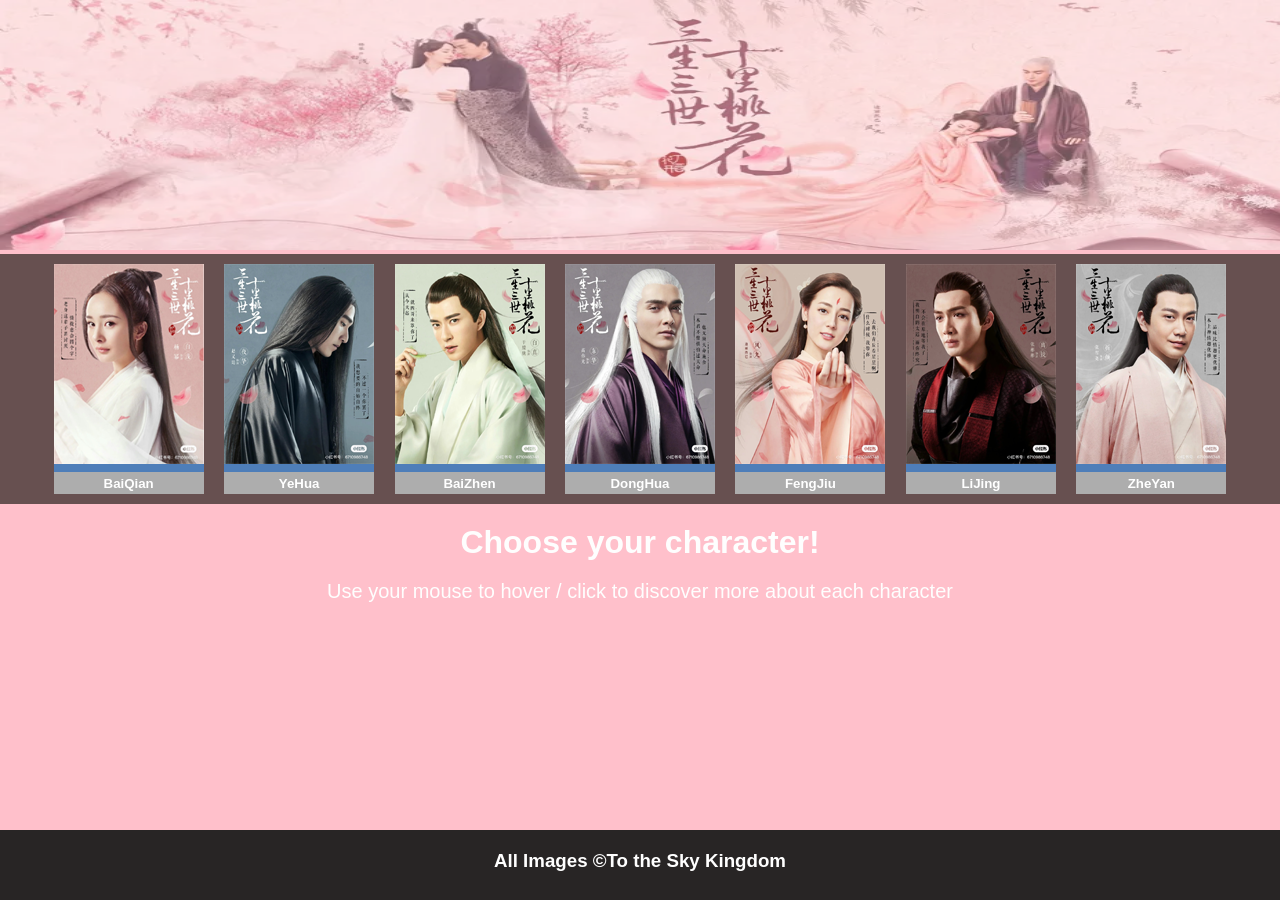
<file: case-study/CSS-Selection-and-Styles-main/index.html>
<!DOCTYPE html>
<html lang="en">

<head>
    <meta charset="UTF-8">
    <meta http-equiv="X-UA-Compatible" content="IE=edge">
    <meta name="viewport" content="width=device-width, initial-scale=1.0">
    <link rel="stylesheet" href="css/main.css">
    <title>To the Sky Kingdom</title>
</head>

<body>
    <header>
        <h1 class="hidden">cast</h1>
        <img src="images//headerbgi.webp" alt="header image" id="header_image">
    </header>

    <main>
        <nav id="character_nav">
            <ul class="characters">
                <li>
                    <a href="#lightbox">
                        <div class="fairy" id="baiqian"></div>
                        <div class="blue_bumper"></div>
                        <h5>BaiQian</h5>
                    </a>
                </li>

                <li>
                    <a href="#lightbox2">
                        <div class="fairy" id="yehua"></div>
                        <div class="blue_bumper"></div>
                        <h5>YeHua</h5>
                    </a>
                </li>

                <li>
                    <a href="#lightbox3">
                        <div class="fairy" id="baizhen"></div>
                        <div class="blue_bumper"></div>
                        <h5>BaiZhen</h5>
                    </a>
                </li>

                <li>
                    <a href="#lightbox4">
                        <div class="fairy" id="donghua"></div>
                        <div class="blue_bumper"></div>
                        <h5>DongHua</h5>
                    </a>
                </li>

                <li>
                    <a href="#lightbox5">
                        <div class="fairy" id="fengjiu"></div>
                        <div class="blue_bumper"></div>
                        <h5>FengJiu</h5>
                    </a>
                </li>

                <li>
                    <a href="#lightbox6">
                        <div class="fairy" id="lijing"></div>
                        <div class="blue_bumper"></div>
                        <h5>LiJing</h5>
                    </a>
                </li>

                <li>
                    <a href="#lightbox7">
                        <div class="fairy" id="zheyan"></div>
                        <div class="blue_bumper"></div>
                        <h5>ZheYan</h5>
                    </a>
                </li>
            </ul>
        </nav>

        <article>
            <h3>Choose your character!</h3>
            <p>Use your mouse to hover / click to discover more about each character</p>
        </article>
    </main>

    <footer class="sticky_footer">
        <h3>All Images &copy;To the Sky Kingdom</h3>
    </footer>

    <!-- lightbox goes here -->
    <section class="lightbox" id="lightbox">
        <!-- close button -->
        <a href="" class="lightbox_close">x</a>

        <article>
            <h3 class="lb_heading">BaiQian</h3>

            <p class="lb_text">
                Lorem ipsum dolor sit amet consectetur adipisicing elit. Optio distinctio praesentium numquam quo
                quisquam sit vitae sed possimus animi harum nihil eum, ut rem sint. Omnis id natus asperiores
                blanditiis!
            </p>

            <p class="lb_text">
                Lorem ipsum dolor sit amet consectetur adipisicing elit. Expedita ratione eos blanditiis? Recusandae
                doloremque laboriosam sit, maiores dolore soluta quia natus minus est omnis blanditiis obcaecati
                consequuntur nemo aliquid laborum.
            </p>
        </article>
    </section>

    <section class="lightbox" id="lightbox2">
        <!-- close button -->
        <a href="" class="lightbox_close">x</a>

        <article>
            <h3 class="lb_heading">YeHua</h3>

            <p class="lb_text">
                Lorem ipsum dolor sit amet consectetur adipisicing elit. Optio distinctio praesentium numquam quo
                quisquam sit vitae sed possimus animi harum nihil eum, ut rem sint. Omnis id natus asperiores
                blanditiis!
            </p>

            <p class="lb_text">
                Lorem ipsum dolor sit amet consectetur adipisicing elit. Expedita ratione eos blanditiis? Recusandae
                doloremque laboriosam sit, maiores dolore soluta quia natus minus est omnis blanditiis obcaecati
                consequuntur nemo aliquid laborum.
            </p>
        </article>
    </section>

    <section class="lightbox" id="lightbox3">
        <!-- close button -->
        <a href="" class="lightbox_close">x</a>

        <article>
            <h3 class="lb_heading">BaiZhen</h3>

            <p class="lb_text">
                Lorem ipsum dolor sit amet consectetur adipisicing elit. Optio distinctio praesentium numquam quo
                quisquam sit vitae sed possimus animi harum nihil eum, ut rem sint. Omnis id natus asperiores
                blanditiis!
            </p>

            <p class="lb_text">
                Lorem ipsum dolor sit amet consectetur adipisicing elit. Expedita ratione eos blanditiis? Recusandae
                doloremque laboriosam sit, maiores dolore soluta quia natus minus est omnis blanditiis obcaecati
                consequuntur nemo aliquid laborum.
            </p>
        </article>
    </section>

    <section class="lightbox" id="lightbox4">
        <!-- close button -->
        <a href="" class="lightbox_close">x</a>

        <article>
            <h3 class="lb_heading">DongHua</h3>

            <p class="lb_text">
                Lorem ipsum dolor sit amet consectetur adipisicing elit. Optio distinctio praesentium numquam quo
                quisquam sit vitae sed possimus animi harum nihil eum, ut rem sint. Omnis id natus asperiores
                blanditiis!
            </p>

            <p class="lb_text">
                Lorem ipsum dolor sit amet consectetur adipisicing elit. Expedita ratione eos blanditiis? Recusandae
                doloremque laboriosam sit, maiores dolore soluta quia natus minus est omnis blanditiis obcaecati
                consequuntur nemo aliquid laborum.
            </p>
        </article>
    </section>

    <section class="lightbox" id="lightbox5">
        <!-- close button -->
        <a href="" class="lightbox_close">x</a>

        <article>
            <h3 class="lb_heading">FengJiu</h3>

            <p class="lb_text">
                Lorem ipsum dolor sit amet consectetur adipisicing elit. Optio distinctio praesentium numquam quo
                quisquam sit vitae sed possimus animi harum nihil eum, ut rem sint. Omnis id natus asperiores
                blanditiis!
            </p>

            <p class="lb_text">
                Lorem ipsum dolor sit amet consectetur adipisicing elit. Expedita ratione eos blanditiis? Recusandae
                doloremque laboriosam sit, maiores dolore soluta quia natus minus est omnis blanditiis obcaecati
                consequuntur nemo aliquid laborum.
            </p>
        </article>
    </section>

    <section class="lightbox" id="lightbox6">
        <!-- close button -->
        <a href="" class="lightbox_close">x</a>

        <article>
            <h3 class="lb_heading">LiJing</h3>

            <p class="lb_text">
                Lorem ipsum dolor sit amet consectetur adipisicing elit. Optio distinctio praesentium numquam quo
                quisquam sit vitae sed possimus animi harum nihil eum, ut rem sint. Omnis id natus asperiores
                blanditiis!
            </p>

            <p class="lb_text">
                Lorem ipsum dolor sit amet consectetur adipisicing elit. Expedita ratione eos blanditiis? Recusandae
                doloremque laboriosam sit, maiores dolore soluta quia natus minus est omnis blanditiis obcaecati
                consequuntur nemo aliquid laborum.
            </p>
        </article>
    </section>

    <section class="lightbox" id="lightbox7">
        <!-- close button -->
        <a href="" class="lightbox_close">x</a>

        <article>
            <h3 class="lb_heading">ZheYan</h3>

            <p class="lb_text">
                Lorem ipsum dolor sit amet consectetur adipisicing elit. Optio distinctio praesentium numquam quo
                quisquam sit vitae sed possimus animi harum nihil eum, ut rem sint. Omnis id natus asperiores
                blanditiis!
            </p>

            <p class="lb_text">
                Lorem ipsum dolor sit amet consectetur adipisicing elit. Expedita ratione eos blanditiis? Recusandae
                doloremque laboriosam sit, maiores dolore soluta quia natus minus est omnis blanditiis obcaecati
                consequuntur nemo aliquid laborum.
            </p>
        </article>
    </section>
</body>

</html>
</file>
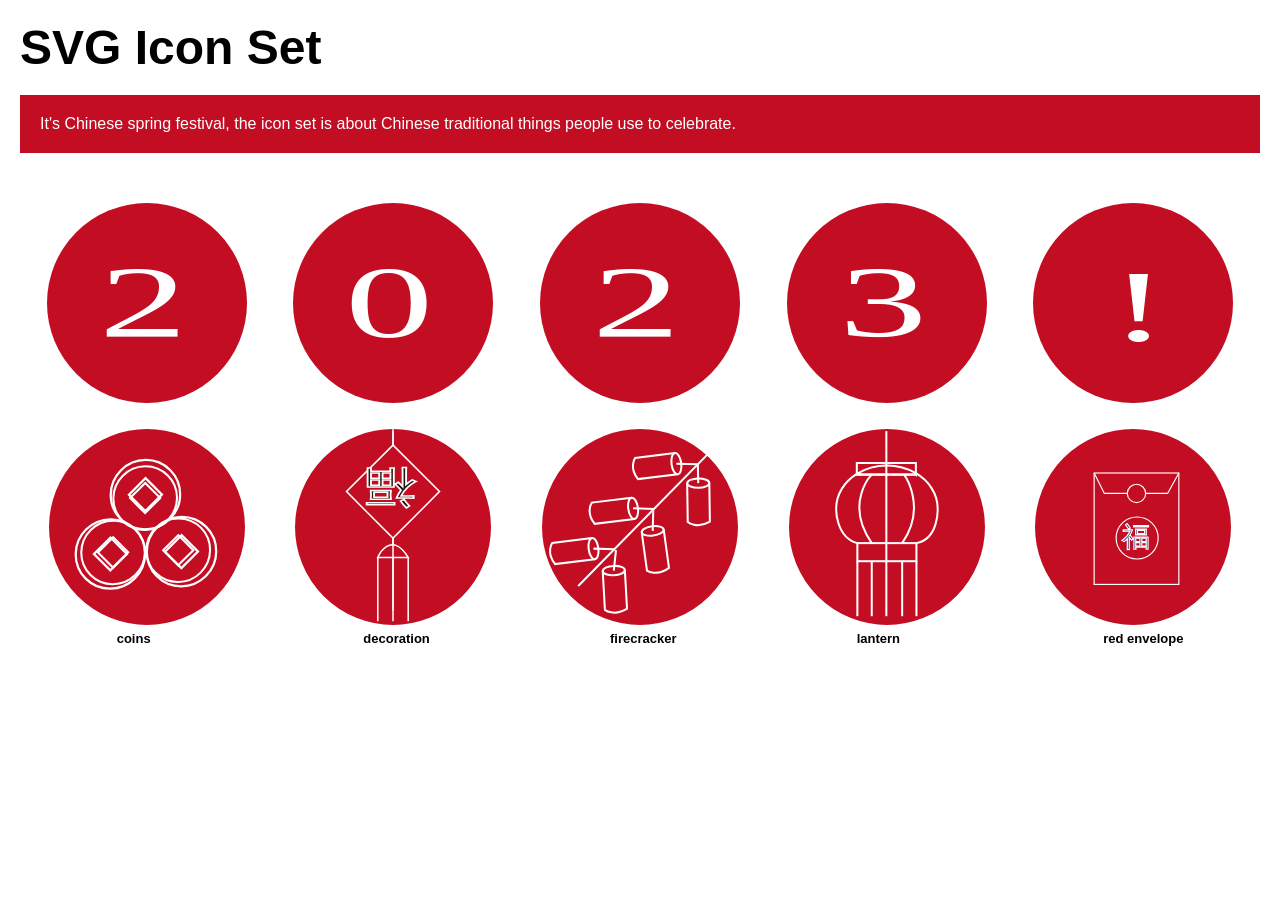
<file: case-study/iconSet/index.html>
<!DOCTYPE html>
<html lang="en">

<head>
    <meta charset="UTF-8">
    <meta http-equiv="X-UA-Compatible" content="IE=edge">
    <meta name="viewport" content="width=device-width, initial-scale=1.0">
    <link rel="stylesheet" href="css/main.css">
    <title>SVG Icon Set</title>
</head>

<body>
    <header>
        <h1>SVG Icon Set</h1>
    </header>

    <section>
        <p>
            <!-- a description of the icon set -->
           It's Chinese spring festival, the icon set is about Chinese traditional things people use to celebrate.
        </p>
    </section>

    <section class="icons2023">
        <div id="two"><img src="images/2.svg" alt="two"></div>
        <div id="zero"><img src="images/0.svg" alt="zero"></div>
        <div id="two_two"><img src="images/2_2.svg" alt="two"></div>
        <div id="three"><img src="images/3.svg" alt="three"></div> 
        <div id="exclamation"><img src="images/exclamation.svg" alt="three"></div> 
        </section>
        <section class="icons">
        <div id="graphic_coins"><img src="images/coins.svg" alt="coins"><h3>coins</h3></div>
        <div id="graphic_decoration"><img src="images/decoration.svg" alt="decoration"><h3>decoration</h3></div>
        <div id="graphic_firecracker"><img src="images/firecracker.svg" alt="firecracker"><h3>firecracker</h3></div>
        <div id="graphic_lantern"><img src="images/lantern.svg" alt="lantern"><h3>lantern</h3></div>
        <div id="graphic_envelope"><img src="images/redenvelope.svg" alt="redenvelope"><h3>red envelope</h3></div>
    </section>

    <footer>
        <h1 class="hidden">footer</h1>
    </footer>

    <script src="js/main.js"></script>
</body>

</html>
</file>
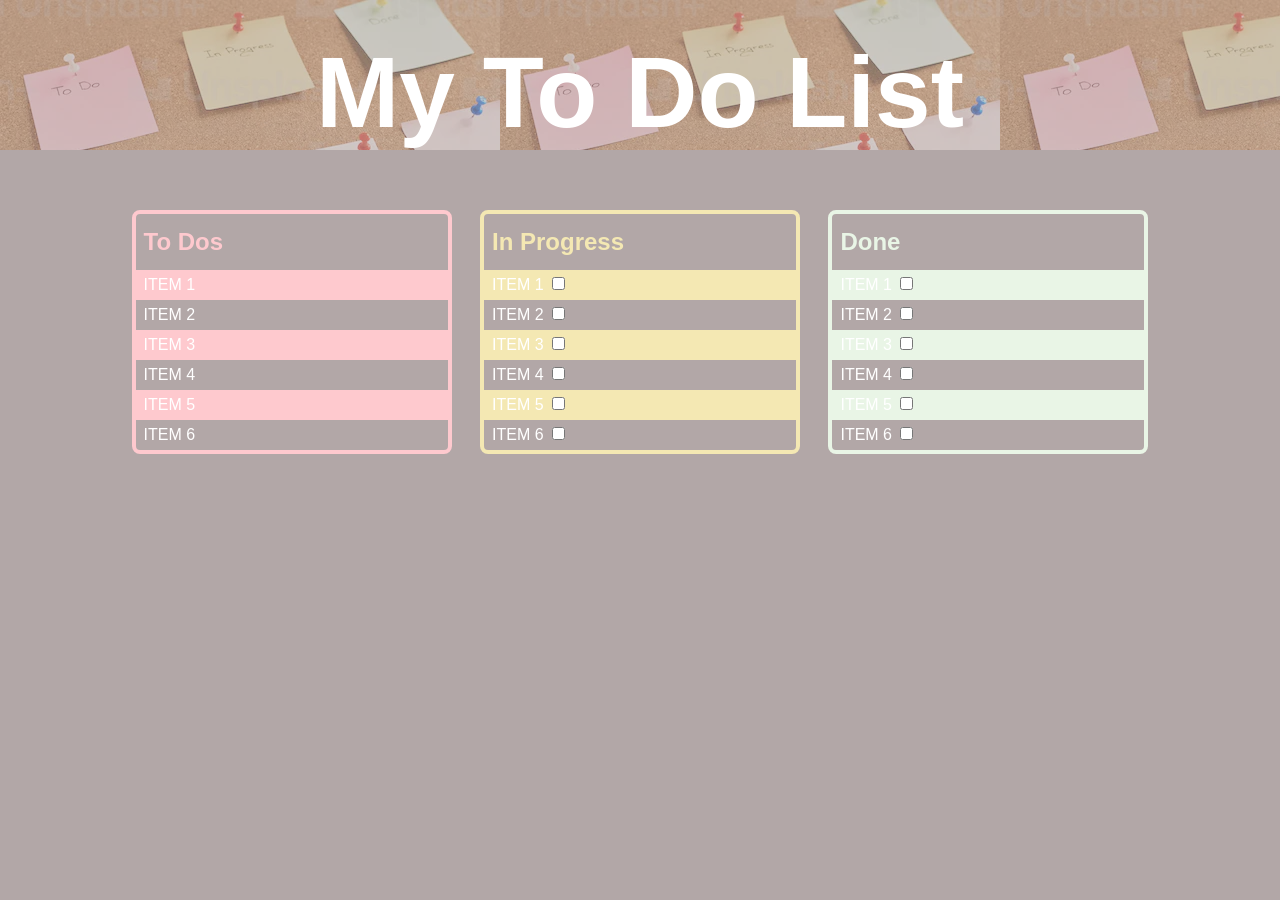
<file: case-study/mytodolist/index.html>
<!DOCTYPE html>
<html lang="en">

<head>
    <meta charset="UTF-8">
    <meta http-equiv="X-UA-Compatible" content="IE=edge">
    <meta name="viewport" content="width=device-width, initial-scale=1.0">

    <link rel="stylesheet" href="css/main.css">

    <title>.: Working with CSS :.</title>
</head>

<body>
    <main>
        <header>
            <h1>My To Do List</h1>
        </header>

        <article id="todo">
            <h2>To Dos</h2>

            <ul class="todo">
                <li>item 1</li>
                <li>item 2</li>
                <li>item 3</li>
                <li>item 4</li>
                <li>item 5</li>
                <li>item 6</li>
            </ul>
        </article>

        <article id="inprogress">
            <h2>In Progress</h2>
            <ul class="inprogress">
                <li>item 1<input type="checkbox"></li>
                <li>item 2<input type="checkbox"></li>
                <li>item 3<input type="checkbox"></li>
                <li>item 4<input type="checkbox"></li>
                <li>item 5<input type="checkbox"></li>
                <li>item 6<input type="checkbox"></li>
            </ul>
        </article>

        <article id="done">
            <h2>Done</h2>
            <ul class="done">
                <li>item 1<input type="checkbox"></li>
                <li>item 2<input type="checkbox"></li>
                <li>item 3<input type="checkbox"></li>
                <li>item 4<input type="checkbox"></li>
                <li>item 5<input type="checkbox"></li>
                <li>item 6<input type="checkbox"></li>
            </ul>
        </article>
    </main>
</body>

</html>
</file>
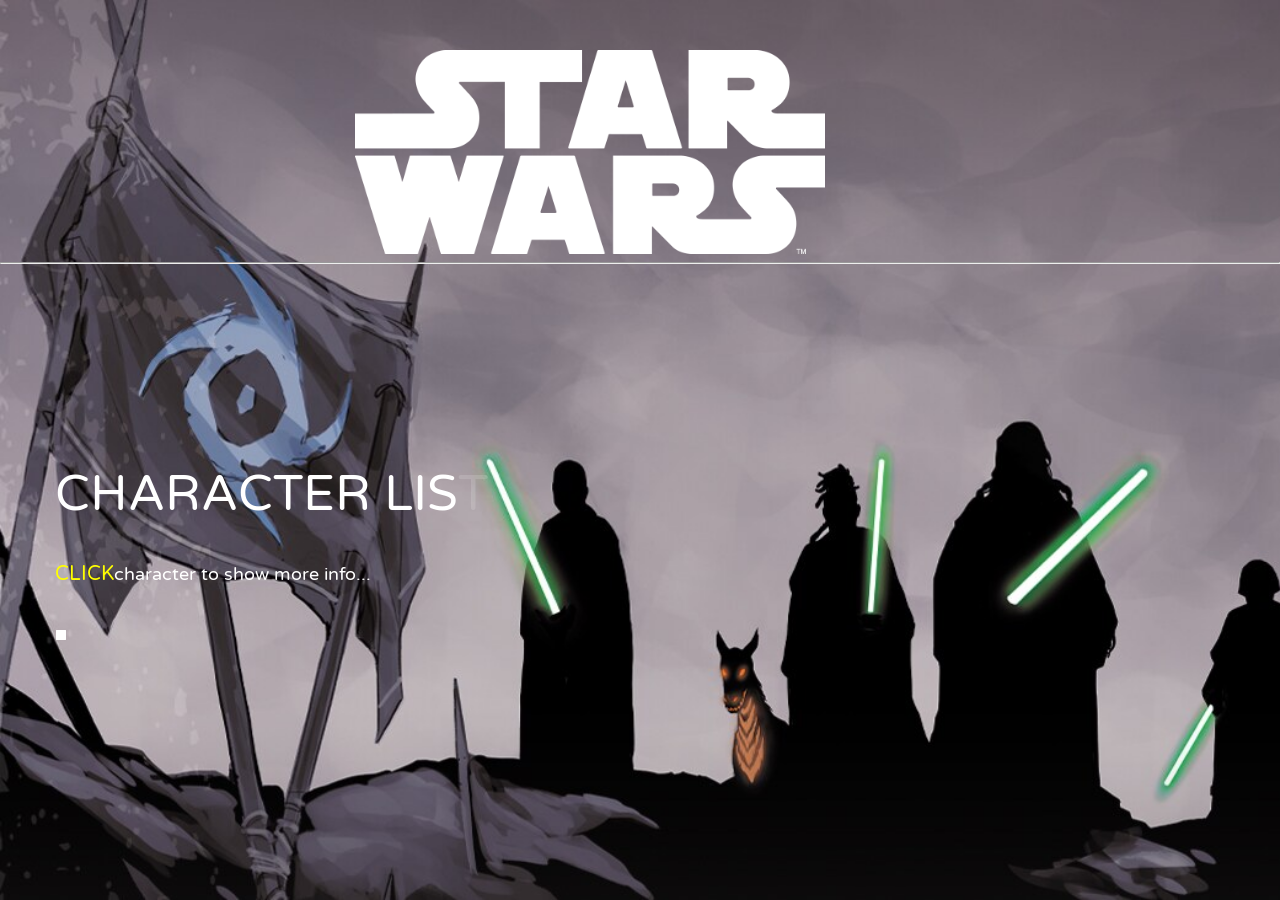
<file: case-study/starwars/index.html>
<!DOCTYPE html>
<html lang="en">
  <head>
    <title>Star Wars Character Guide</title>
    <meta charset="utf-8">
    <meta name="viewport" content="width=device-width, initial-scale=1">
    <link rel="preconnect" href="https://fonts.googleapis.com">
    <link rel="preconnect" href="https://fonts.gstatic.com" crossorigin>
    <link href="https://fonts.googleapis.com/css2?family=Varela+Round&display=swap" rel="stylesheet">
    <link href="css/grid.css" rel="stylesheet">
    <link href="css/main.css" rel="stylesheet">
    <script defer src="https://cdnjs.cloudflare.com/ajax/libs/gsap/3.12.5/gsap.min.js"></script>
    <script defer src="js/SplitText.js"></script>
    <script defer src="js/main.js"></script>
  </head>
  <body> 


    <header class="grid-con">
      <img src="images/logo.png" alt="logo" class="col-span-full m-col-start-4 m-col-end-9" id="logo">
    </header> 
    
    <hr id="h-line">

    <section class="grid-con" id="content">


      <section class="col-span-full m-col-span-6" id="character-box">
        <h2 class="split">CHARACTER LIST</h2>
        <p><span class="color">CLICK</span>character to show more info...</p>
        <div id="loading-icon">
          <svg width="24" height="24" viewBox="0 0 24 24" xmlns="http://www.w3.org/2000/svg"><style>.spinner_9Mto{animation:spinner_5GqJ 1.6s linear infinite;animation-delay:-1.6s;fill: white;}.spinner_bb12{animation-delay:-1s;fill: white;}@keyframes spinner_5GqJ{12.5%{x:13px;y:1px}25%{x:13px;y:1px}37.5%{x:13px;y:13px}50%{x:13px;y:13px}62.5%{x:1px;y:13px}75%{x:1px;y:13px}87.5%{x:1px;y:1px}}</style><rect class="spinner_9Mto" x="1" y="1" rx="1" width="10" height="10"/><rect class="spinner_9Mto spinner_bb12" x="1" y="1" rx="1" width="10" height="10"/></svg>
        </div>
      </section>
      

      <section class="col-span-full m-col-span-6" id="movie-box">
        <h2>MOVIE INFO</h2>
        <section id="movie-con">
        </section>

        <template id="movie-template">
          <div>
            <h3 class="movie-title"></h3>
            <p class="movie-opening"></p>
            <img src="" class="movie-poster" alt="actor poster"></img>
          </div>
        </template>

      </section>

    </section>  

  </body>

</html>
</file>
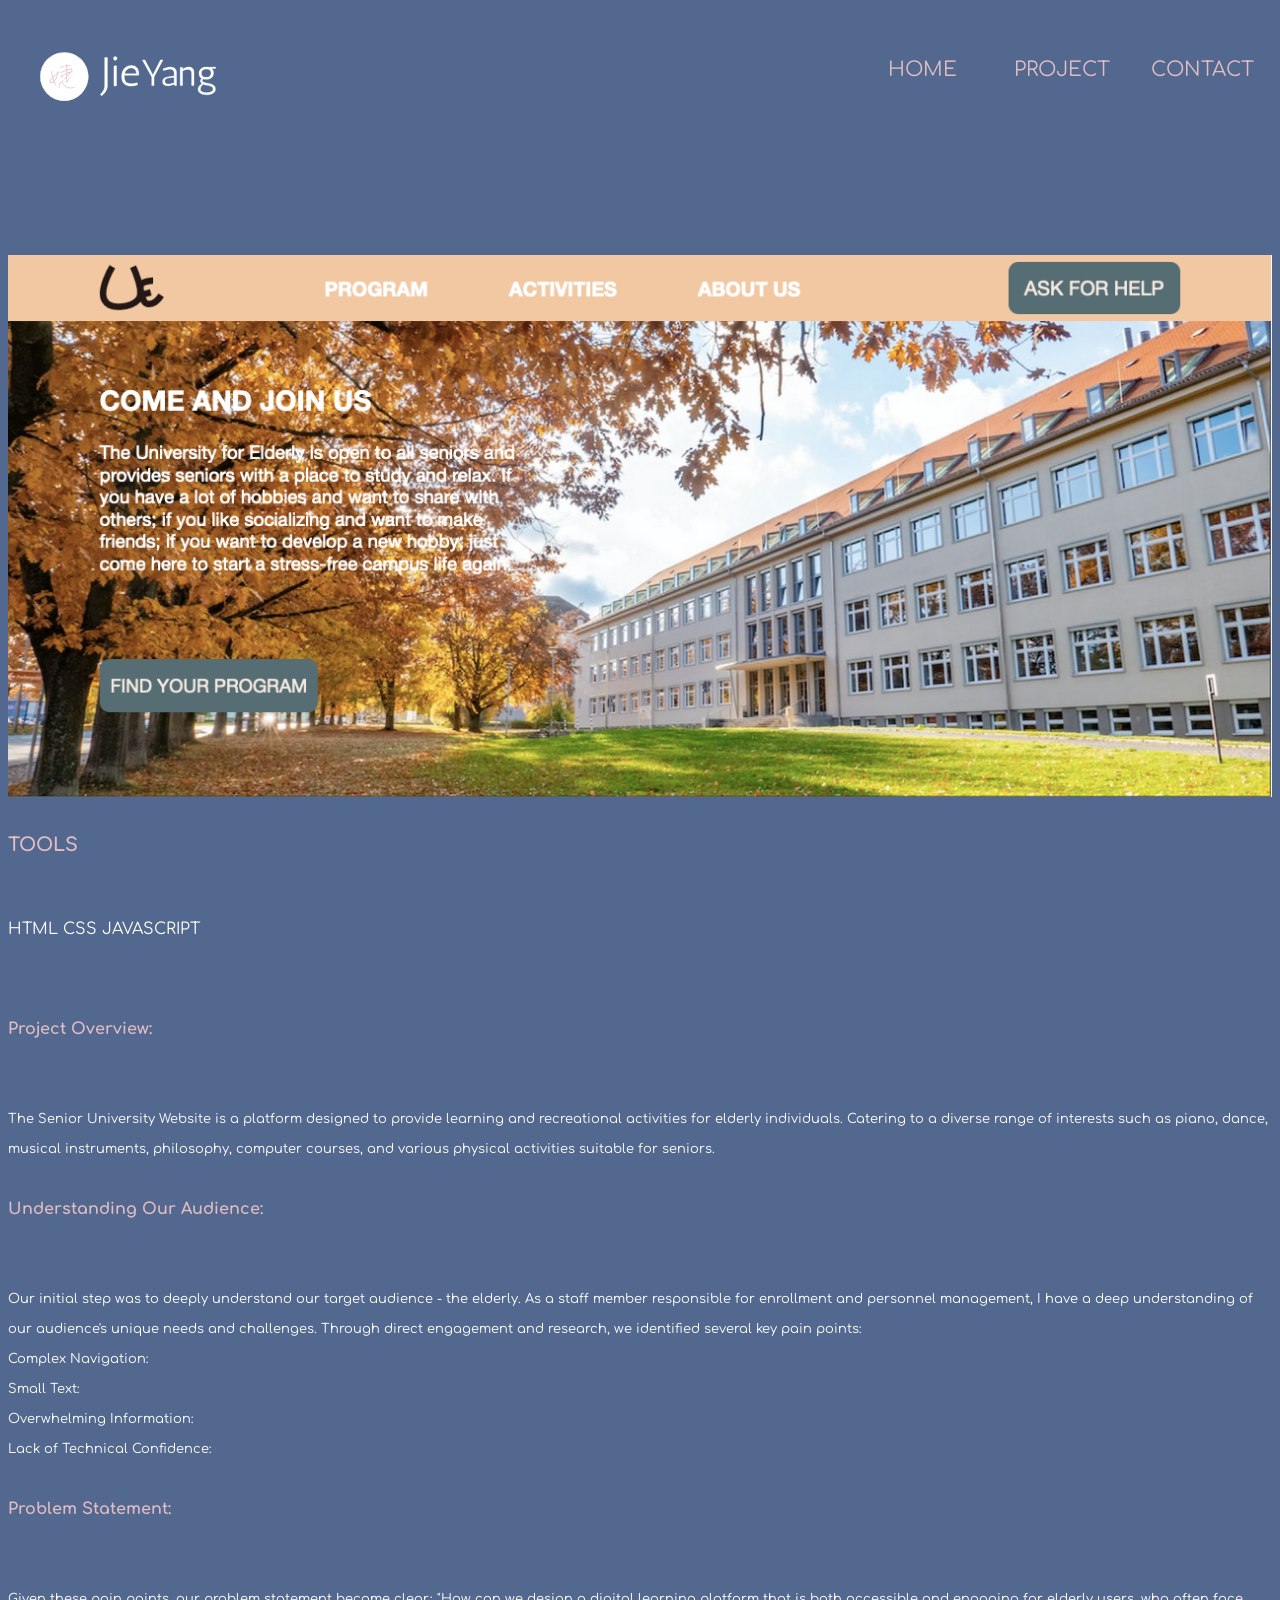
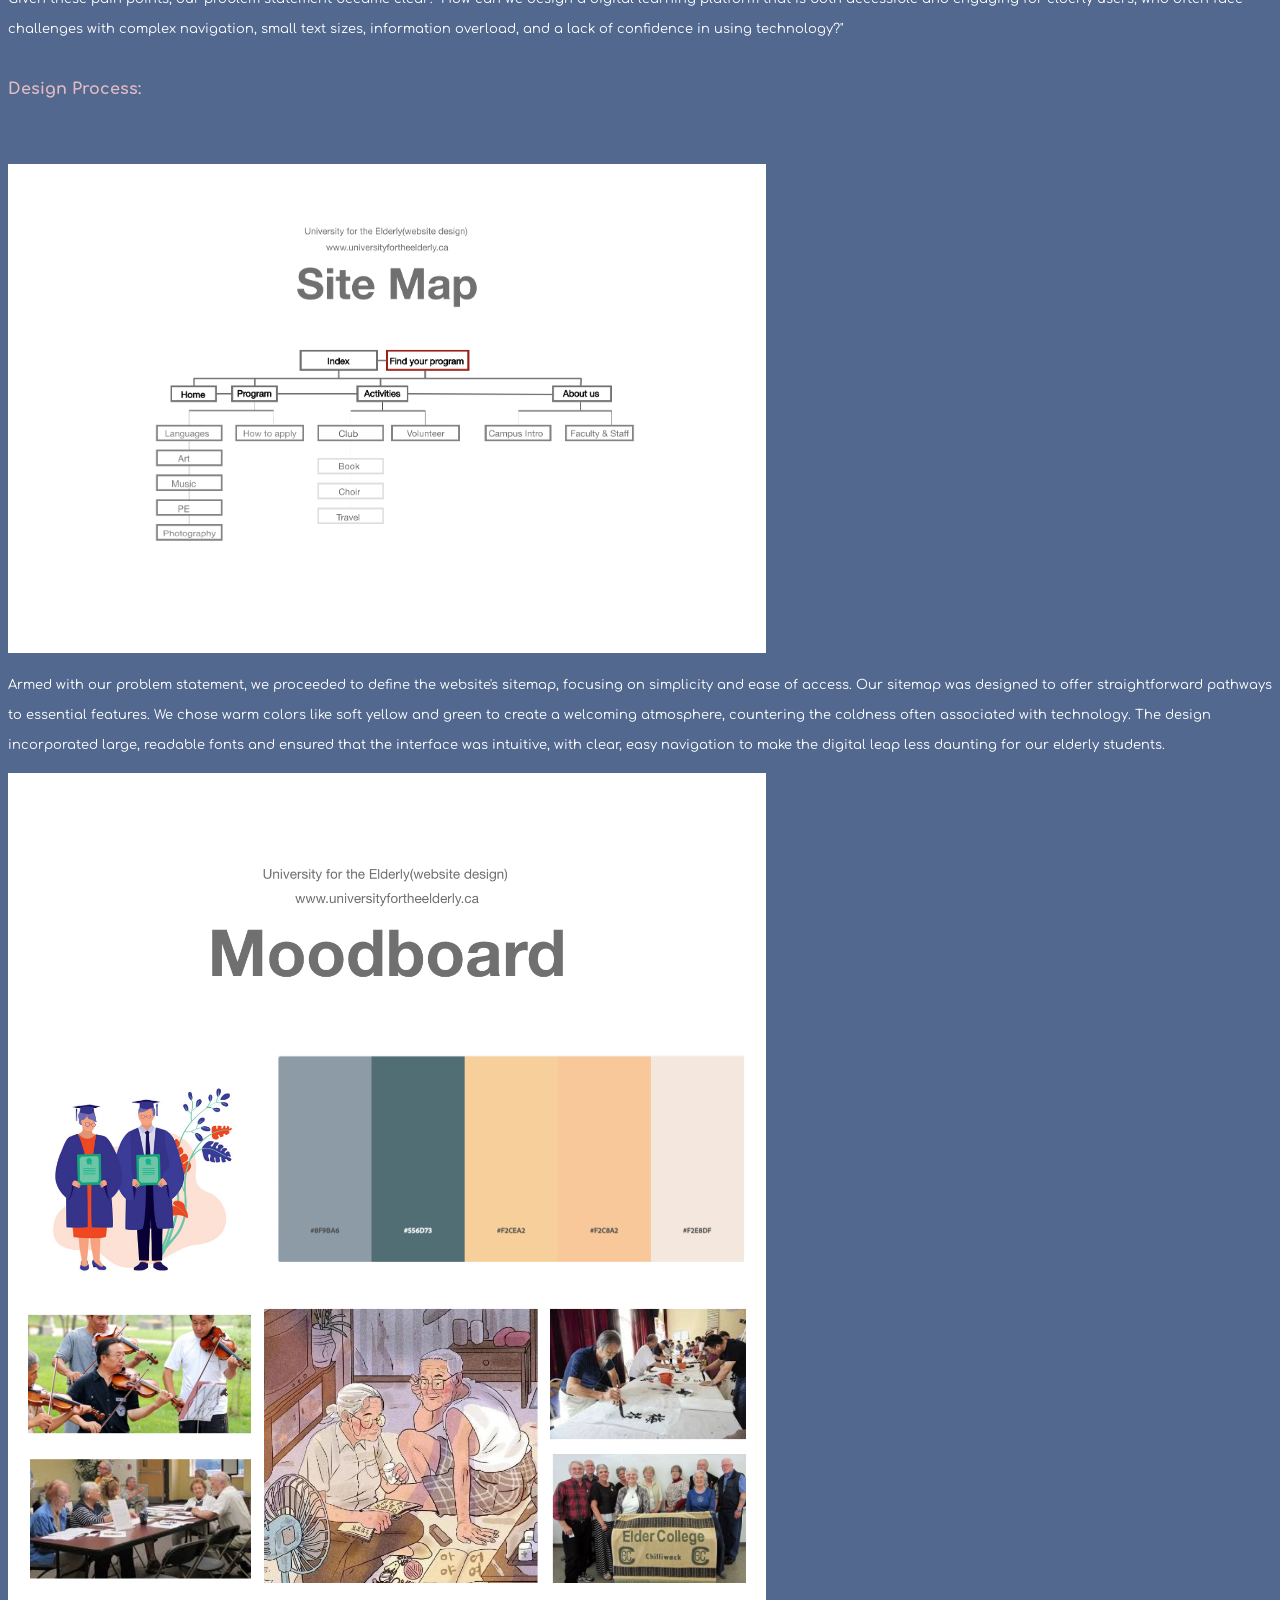
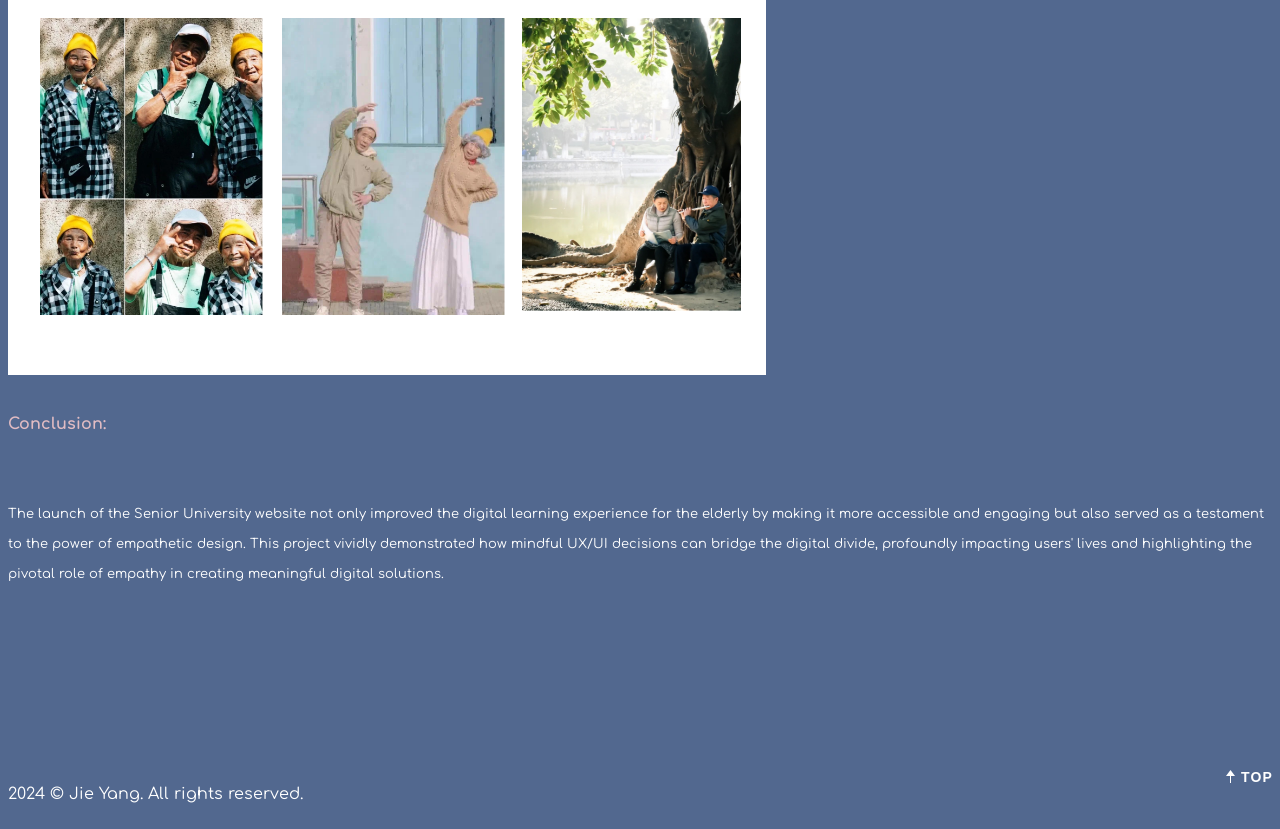
<file: case-study/cuniversity.html>
<!DOCTYPE html>
<html lang="en">
<head>
    <meta charset="UTF-8">
    <meta name="viewport" content="width=device-width, initial-scale=1.0">
    <title>Comfort room</title>

    <link rel="preconnect" href="https://fonts.googleapis.com">
    <link rel="preconnect" href="https://fonts.gstatic.com" crossorigin>
    <link href="https://fonts.googleapis.com/css2?family=Comfortaa:wght@300&display=swap" rel="stylesheet">
    <link href="../css/main.css" rel="stylesheet">
    <script type="module" defer src="../js/main.js"></script>

</head>
<body data-page="about-page">
<header id="main-header">
        <div id="logo">
            <a href="../index.html"><img src="../images/logo.svg" alt="logo"></a>
        </div>
    <nav id="main-nav">
        <h2 class="hidden">Main Navigation</h2>
        <button id="button" class="hamburger-button"></button>
        <div id="burger-con">
            <ul id="burger-menu">
                <li><a href="../index.html">HOME</a></li>
                <li><a href="../project.html">PROJECT</a></li>
                <li><a href="../contact.html">CONTACT</a></li>
            </ul>
        </div>
    </nav>
</header>

<section id="project-case">
    <div class="project-case-study">
        <div class="project-image">
            <h2 class="project-hero-h2">Project 1 #<br>
            University for the Elderly</h2>
            <img src="../images/university.png" alt="university for the elderly">
            <h3>TOOLS</h3>
            <p>HTML   CSS   JAVASCRIPT</p>
        </div>
        <div id="case-study">

            <h3>Project Overview:</h3><p>The Senior University Website is a platform designed to provide learning and recreational activities for elderly individuals. Catering to a diverse range of interests such as piano, dance, musical instruments, philosophy, computer courses, and various physical activities suitable for seniors.</p>

            <h3>Understanding Our Audience:</h3><p>Our initial step was to deeply understand our target audience - the elderly. As a staff member responsible for enrollment and personnel management, I have a deep understanding of our audience's unique needs and challenges. Through direct engagement and research, we identified several key pain points:<br>
            <span class="bold">Complex Navigation:</span><br>
            <span class="bold">Small Text:</span><br>
            <span class="bold">Overwhelming Information:</span><br>
            <span class="bold">Lack of Technical Confidence:</span></p>

            <h3>Problem Statement:</h3><p>Given these pain points, our problem statement became clear: "How can we design a digital learning platform that is both accessible and engaging for elderly users, who often face challenges with complex navigation, small text sizes, information overload, and a lack of confidence in using technology?"</p>

            <h3>Design Process:</h3>
            <img class="site-map" src="../images/Site Map - university for the elderly.png" alt="site map">
            <p>Armed with our problem statement, we proceeded to define the website's sitemap, focusing on simplicity and ease of access. Our sitemap was designed to offer straightforward pathways to essential features. We chose warm colors like soft yellow and green to create a welcoming atmosphere, countering the coldness often associated with technology. The design incorporated large, readable fonts and ensured that the interface was intuitive, with clear, easy navigation to make the digital leap less daunting for our elderly students.</p>
            <img class="mood-board" src="../images/Mood Board - university for the elderly.png" alt="mood board">
            
            <h3>Conclusion:</h3><p>The launch of the Senior University website not only improved the digital learning experience for the elderly by making it more accessible and engaging but also served as a testament to the power of empathetic design. This project vividly demonstrated how mindful UX/UI decisions can bridge the digital divide, profoundly impacting users' lives and highlighting the pivotal role of empathy in creating meaningful digital solutions.</p>




        </div>
    </div>


    </section>





    <footer id="main-footer">
        <p>2024 © Jie Yang. All rights reserved.</p>
        <a href="#main-header"><img src="../images/toparrow.svg" alt="top arrow"></a>
    </footer>

</body>
</html>
</file>
<file: case-study/CSS-Selection-and-Styles-main/css/main.css>
/* these all apply to the body element -> global rules */

* {
    border: none;
    padding: 0;
    margin: 0;
    box-sizing: border-box;
}

.hidden {
    display: none;
}

html,
body {
    height: 100%
}

body {
    font-family: Arial, Helvetica, sans-serif;
    background-color: pink;
    color: rgb(254, 254, 254);
}

/* main header rules */
header {
    position: sticky;
    top: 0;
    text-align: center;
}

#header_image {
    width: 1350px;
    height: 250px;
    opacity: 0.6;
}

/* main rules here */
#character_nav {
    text-align: center;
    background-color: #675050;
}

.characters {
    list-style-type: none;
}

.characters li {
    position: relative;
    display: inline-block;
    height: 230px;
    margin: 10px 8px;

    background-color: rgb(173, 173, 173);

    text-align: center;
    cursor: pointer;
}

.characters li h5 {
    position: relative;
    color: white;
    padding: 12px 8px;

    z-index: 500;
}

.characters li a {
    text-decoration: none;
}

.blue_bumper {
    width: 100%;
    height: 8px;
    background-color: rgb(78, 126, 185);

    transition: height 0.2s ease;

    position: absolute;
}

.characters li:hover .blue_bumper {
    height: 50px;
}

article {
    padding: 20px;
}

/* select the h3 tag inside the article tag on the page */
/* a selector followed by a space and then ANOTHER selector gets a reference to the parent element and then the child element or elements inside of it */
article h3 {
    font-size: 2em;
    text-align: center;
    margin-bottom: 15px;
}

/* select the p tag inside the article tag on the page */
article p {
    width: 80%;
    font-size: 20px;
    line-height: 1.5;
    text-align: center;
    margin: 0 auto;
}

.fairy {
    width: 150px;
    height: 200px;

    background-image: url('../images/character.png');
}

#yehua {
    background-position: -150px 0;
}

#baizhen {
    background-position: -300px 0;
}

#donghua {
    background-position: -450px 0;
}

#fengjiu {
    background-position: -600px 0;
}

#lijing {
    background-position: -750px 0;
}

#zheyan {
    background-position: -900px 0;
}

.fairy:hover {
    background-position-y: -200px !important;
}

/* footer rules here */
footer {
    color: white;
    padding: 20px 0;
    text-align: center;
}

.sticky_footer {
    position: sticky;
    top: 100%;
    height: 70px;
    background-color: rgb(40, 37, 37);
}

/* lightbox rules here */

.lightbox {
    width: 100vw;
    /* vw = viewport width => screen width */
    height: 100vh;
    /* vh = viewport height => screen height */

    position: absolute;
    top: 0;
    left: 0;

    background-color: rgba(0, 0, 0, 0.85);
    background-image: url('../images/YangMi.JPG');
    background-repeat: no-repeat;

    background-size: 75vh;
    /* 55% of the viewport height */
    background-position: 0 bottom;

    z-index: 5000;

    display: none;
}

#lightbox2 {
    background-image: url('../images/ZhaoYouTing.JPG');
}

#lightbox3 {
    background-image: url('../images/YuMengLong.JPG');
}

#lightbox4 {
    background-image: url('../images/GaoWeiGuang.JPG');
}

#lightbox5 {
    background-image: url('../images/DiLiReBa.JPG');
}

#lightbox6 {
    background-image: url('../images/ZhangBinBin.JPG');
}

#lightbox7 {
    background-image: url('../images/ZhangZhiYao.JPG');
}

.lightbox_close {
    position: relative;
    top: 45px;
    left: 90%;

    color: white;
    font-size: 3em;

    text-decoration: none;

    font-weight: bolder;
}

.lightbox_close:hover {
    opacity: 0.7;
    color: rgb(254, 0, 237);
}

.lightbox article {
    width: 65%;
    margin-left: 42%;
    padding-top: 50px;
}

.lb_text,
.lb_heading {
    text-align: left;
}

.lb_text {
    line-height: 1.6 !important;
    margin-left: 0;
    padding-top: 2em;
}

/* turn the lightbox on using the :target pseudo selector */
.lightbox:target {
    display: block;
}
</file>
<file: case-study/iconSet/css/main.css>
* {
    border: none;
    padding: 0;
    margin: 0;
    box-sizing: border-box;
}

body {
    font-size: 16px;
    background-color: white;
    color: black;
    font-family: Arial, Helvetica, sans-serif;
}


.hidden {
    display: none;
}

h1 {
    font-size: 3em;
    margin: 20px 20px;
}

p {
   font-size: 16px;
   color: white;
   margin: 10px 20px;
   padding:20px 20px;
   background-color:#C30D23;
}

.icons2023 {    
    display:flex;
    flex-wrap: nowrap;
    justify-content:space-evenly;
    margin-top: 50px;
}

.icons {
    display: flex;
    justify-content:space-evenly;
    margin-top: 20px;
}

div img{
    width: 200px;
    height: 200px;
}

.icons div img:hover {
   background-color: #C30D23;
   transition: all .5s ease;
   transform: rotate(15deg);
}

.icons div h3 {
    font-size: 13px;
    margin-left: 70px;
}
</file>
<file: case-study/mytodolist/css/main.css>
/* reset all of the defaults to 0 so that you can write your OWN css */
/* don't rely on the built-in browser defaults */

* {
    border: none;
    margin: 0;
    padding: 0;

    box-sizing: border-box;
}

body {
    font-size: 16px;
    background-color: rgba(159, 146, 146, .8);

    font-family: Arial, Helvetica, sans-serif;

    color: white;
}

header {
    display: block;
    position: relative;
    width: 100%;
    height: 150px;   
}

header::after{
    content:"";
    position:absolute; 
    background: url(../images/todolist.webp) repeat-x;

    opacity: 0.4;
    top: 0;
    left: 0;
    bottom: 0;
    right: 0;
    z-index:-1;
}

header>h1 {
    font-size: 100px;
    color: white;
    padding: 35px;
    opacity: 100%;
}

article {
    width: 25%;
    border: 4px solid white;
    border-radius: 8px;
    position: relative;
    display: inline-block;
    margin: 60px 12px;

    text-align: left;
}

main {
    text-align: center;
}

article>h2 {
    padding: 14px 8px;
    opacity: 1;

}

#todo h2 {
    color: #fec9ce;
}

article:first-of-type {
    border: 4px solid #fec9ce;
}

#inprogress {
    border: 4px solid #f4e8b3;
}

#inprogress h2 {
    color: #f4e8b3;
}

#done {
    border: 4px solid #e9f5e6;
}

#done h2 {
    color: #e9f5e6;
}

ul {

    list-style-type: none;
}

ul li {
    padding: 6px 8px;
    text-transform: uppercase;
}

input[type="checkbox"] {
    margin-left: 8px;
}

input[type="checkbox"]:checked::after {
    content: '';
    width: 120px;
    height: 50px;
    border-radius: 50%;
    background-color: #b5c6ff;

    position: absolute;
    top: 5px;
    right: 12px;
    font-size: 1.5em;
    color: gray;
    line-height: 50px;
    padding-left: 10px;

    animation: fadeIn 0.7s;
}

.inprogress input[type="checkbox"]:checked::after {
    content: 'Almost done:)';
    width: 120px;
    background-color: #b5c6ff;
}

.done input[type="checkbox"]:checked::after {
    content: 'Well done:)';
    width: 100px;
    background-color: #9bf5fe;
}


.todo li:nth-child(odd) {
    background-color: #fec9ce;
}

.inprogress li:nth-child(odd) {
    background-color: #f4e8b3;
}

.done li:nth-child(odd) {
    background-color: #e9f5e6;
}

@keyframes fadeIn {
    from {
        opacity: 0;
    }

    to {
        opacity: 1;
    }
}
</file>
<file: case-study/starwars/css/main.css>
a,p,h1,h2,h3{font-family:"Varela Round",sans-serif;color:#fff}p{margin-bottom:35px;font-weight:300;font-size:18px;line-height:40px}h2{margin-top:100px;font-weight:500;font-size:50px;margin-bottom:30px}h3{margin-top:80px;margin-bottom:15px;font-weight:600;font-size:30px}#loading-icon{margin-bottom:20px}.color{color:#ff0;font-size:20px}#movie-box{display:none;margin-bottom:100px}.movie-opening{color:#ff0;animation:crawl 1s linear}@keyframes crawl{from{transform:translateY(50%)}to{transform:translateY(0)}}body{background-image:url("../images/bg.jpeg");height:100vh;background-size:cover}.box{width:500px;height:800px;background-color:crimson}#h-line{margin-bottom:-2px}#content{margin-bottom:200px}.bg{background-color:rgba(0,0,0,.3);padding:0 50px;border-radius:5px}ul li{list-style:none}ul li a{cursor:pointer;line-height:70px;color:#fff;margin-top:50px;font-size:25px}ul li a:hover{color:#ff0}#logo{margin-top:50px}@media screen and (min-width: 1200px){#h-line{margin-bottom:100px}}/*# sourceMappingURL=main.css.map */
</file>
<file: css/main.css>
body{font-family:"Comfortaa",arial,sans-serif;background-color:#52688f;color:#fff}.hidden{display:none}a{text-decoration:none;color:#fff}li{list-style:none}#main-header{display:flex;justify-content:space-between}#main-header #logo{width:140px;margin:30px 30px}#main-header #main-nav .hamburger-button{width:55px;height:40px;background:url(../images/hamburger.svg) no-repeat center;margin-top:40px;transition:all .5s ease;border:0}#main-header #main-nav .hamburger-button.expanded{transform:rotate(90deg)}#main-header #main-nav #burger-con{width:100%;margin-top:40px;margin-bottom:15px;display:none}#main-header #main-nav #burger-con.slide-toggle{display:block}#main-header #main-nav #burger-con ul{padding:0;z-index:333}#main-header #main-nav #burger-con ul li a{display:block;padding:10px;width:120px;height:35px;text-align:center;font-size:20px;color:#e1bcc3}#main-header #main-nav #burger-con ul li a:hover{color:#fff}@media screen and (min-width: 768px){#main-header #logo{width:180px}#main-header #main-nav .hamburger-button{display:none}#main-header #main-nav #burger-con{display:block}#main-header #main-nav ul{display:flex;justify-content:space-around}#main-header #main-nav ul li a{padding:10px;width:60px;height:60px}}@media screen and (min-width: 1920px){#main-header #main-nav ul li a{padding:10px;width:100px;height:100px}}#thanks-light-box{display:flex;justify-content:space-around}#thanks-light-box #close-btn{background-color:rgba(0,0,0,0);border:none;width:50px;height:50px}#thanks-light-box p{margin:200px auto;line-height:30px}#thanks-light-box .heart-icon{position:absolute;top:60%;left:50%}#index-footer{position:fixed;bottom:9px;left:3px}#main-footer{display:flex;justify-content:space-between;margin-top:180px;margin-bottom:10px}#main-footer #main-footer p{font-size:10px;margin-left:10px}.project-image{position:relative;overflow:hidden}.project-hero-h2{position:absolute;top:-20px;left:0;width:100%;height:100%;background-color:rgba(0,0,0,.4);color:#fff;padding:20px;opacity:0;transition:opacity .3s ease;pointer-events:none;display:flex;justify-content:center;align-items:center}.project-image:hover .project-hero-h2{opacity:1;pointer-events:auto}.video-player{display:flex;flex-direction:column;align-items:center;height:auto;position:relative}.video-player #myVideo{width:90%}.controls{position:absolute;top:50%;left:50%;transform:translate(-50%, -50%);justify-content:center;display:none}.controls .video-btn{width:50px;height:50px;border-radius:50%;cursor:pointer;background-color:#bf787e;margin:0 5px;border:none}.controls .video-btn:hover{background-color:#e1bcc3}@media screen and (min-width: 768px){#myVideo{max-width:60%}.video-btn{width:120px;height:120px;margin:0px 15px}}@media screen and (min-width: 1920px){.video-btn{width:350px;height:350px;margin:0px 20px}}#intro{margin:50px 20px;position:relative}#intro p{line-height:50px;font-size:15px;margin-left:30px}#intro .pink{color:#e1bcc3}#intro .underline{text-decoration:underline;text-decoration-thickness:2px;text-underline-position:under;text-decoration-color:#e1bcc3;padding-bottom:5px;margin-bottom:5px}.self-image-hat{position:fixed;max-width:200px;z-index:-333;bottom:0px;right:5px}.self-image-hat img{width:100%;height:auto}@media screen and (min-width: 768px){#intro p{line-height:55px;font-size:22px;margin-left:35px}.self-image-hat{position:fixed;max-width:299px;z-index:-333;bottom:10px;right:15px}.self-image-hat img{width:100%;height:auto}}@media screen and (min-width: 1200px){.self-image-hat{position:fixed;max-width:399px;z-index:-333;bottom:15px;right:25px}.self-image-hat img{width:100%;height:auto}}@media screen and (min-width: 1920px){#index-main-nav a{width:150px;height:100px;line-height:3;font-size:20px}}#project{margin-bottom:-10px}#project .title{margin-top:50px}#project .title h2{margin-left:10px}#project p{margin:20px 30px 10px;line-height:35px}#project #select{margin-top:80px;margin-bottom:20px}#project #select ul{display:flex}#project #select ul button{margin-left:15px;font-size:15px;width:90px;height:50px;border-radius:75px;background-color:#bf787e;color:#fff}#project #select ul button:hover{border:2px solid #fff;background-color:#e1bcc3}#project-gallery{margin:0 auto}.gallery-box{border:3px solid #e1bcc3;margin:10px 0;padding:20px}.gallery-box .project-title{font-size:12px;color:#e1bcc3;margin-bottom:20px}.gallery-image{width:85%;height:30vh;margin:0 30px}@media screen and (min-width: 768px){#project-gallery{display:flex;flex-wrap:wrap;justify-content:space-around;margin:0 auto}#project-gallery .gallery-box .project-title{font-size:15px;margin:20px 0}#project-gallery .gallery-image{width:350px;height:220px}}.case-page{background-color:#52688f}.left-icon{width:100px;height:100px}.material-symbols-outlined{color:#e1bcc3}video{max-width:80%}#project-case{margin-top:100px;margin-bottom:50px}#project-case img{max-width:100%;height:100%}#project-case h3{color:#e1bcc3;line-height:50px}#project-case #case-study{margin-top:50px}#project-case #case-study h3{font-size:16px;margin-top:20px;color:#e1bcc3}#project-case #case-study p{font-size:13px;line-height:30px}#project-case #case-study img{max-width:60%}#self-intro .pink{color:#e1bcc3}#self-intro p{line-height:35px;font-size:15px;margin:20px 0px}#self-intro #resume{color:#e1bcc3;font-weight:600}#self-intro div{padding:20px 40px}.icon{width:35px;height:35px}h3{margin-bottom:50px}#work #tools-images{white-space:nowrap}#work .tool-icon{display:inline-block;margin:20px 10px 50px 0px}#life{position:relative;margin-top:45%;margin-bottom:80px;border:2px solid #e1bcc3}#life .self{border:1px solid #e1bcc3;width:65%;position:absolute;left:20%;bottom:85%}#life .self img{width:100%;height:25%}#life .life-intro{padding:20% 5px 5% 5px}@media screen and (min-width: 768px){#self-intro{margin:50px;padding:50px}#self-intro p{font-size:18px;line-height:35px}#life{position:relative;border:2px solid #e1bcc3;margin-top:20%}#life .self{border:1px solid #e1bcc3;width:39%;position:absolute;left:55%;bottom:75%}#life .self img{width:100%;height:20%}#life .life-intro{padding:5% 15px}}@media screen and (min-width: 1200px){#life{position:relative;border:2px solid #e1bcc3;margin-top:20%}#life .self{border:1px solid #e1bcc3;width:30%;position:absolute;left:50%;bottom:75%}#life .self img{width:100%;height:15%}#life .life-intro{padding:2% 15px}}#contact{margin-top:50px}#contact h2{margin-bottom:50px;font-size:15px}#contact p{line-height:30px;margin:30px 30px;font-size:12px}#find #send-email{width:80%;height:60px;margin:0 auto;background-color:#fff;color:#343434;display:flex;justify-content:space-between}#find #send-email #email-placeholder{margin:20px;font-size:15px}#find #send-email #email-placeholder img{width:25px;height:25px}#find #send-email a{width:30%;height:100%;background-color:#bf787e;z-index:333;display:flex;justify-content:center;align-items:center}#find #send-email a:hover{border:2px solid #fff;background-color:#e1bcc3}#find #social-media{width:85%;margin:40px auto;font-size:12px}#find #social-media img{width:25px;height:25px}#find #social-media .social-media-icon{display:flex;justify-content:space-evenly;margin-top:10px}#find #social-media .social-media-icon p{margin:50px 100px 20px 80px}#send-message{border:2px solid #e1bcc3}#send-message h2{padding-top:50px;margin-left:20px;font-size:15px}#send-message img{width:35px;height:35px}#send-message .form-message #message-btn{width:25%;height:60px;background-color:#bf787e;color:#fff;font-size:18px}#send-message .form-message #message-btn:hover{border:2px solid #fff;background-color:#e1bcc3}#send-message .form-message textarea{height:200px}#send-message .form-message input,#send-message textarea,#send-message button{width:60%;height:40px;margin:20px 20px;border:2px solid #bf787e}#thanks-light-box{width:60%;display:none;position:fixed;top:50%;left:50%;transform:translate(-50%, -50%);background-color:#52688f;color:#fff;padding:20px;border-radius:5px;box-shadow:0 0 10px rgba(0,0,0,.5)}#thanks-light-box #close-btn{background-color:rgba(0,0,0,0);border:none;width:35px;height:35px}#thanks-light-box p{margin:200px 50px;line-height:30px}#thanks-light-box .heart-icon{position:absolute;top:70%;left:50%}@media screen and (min-width: 768px){#content{width:60%;margin:0 auto}#contact h2{font-size:20px}#contact p{font-size:15px}#find #send-email{height:75px}#find #send-email p{font-size:20px}#find #send-email p img{width:50%;height:50%}#find #send-email a{width:25%}#find #social-media{height:200px}#send-message{margin:30px auto}#send-message .form-message #message-btn{width:22%;height:80px}#send-message .form-message input,#send-message textarea,#send-message button{width:65%;height:45px;margin:20px 15%}}@media screen and (min-width: 1920px){#find #send-email{width:60%}#find a{width:20%}.form-message #message-btn{width:15%;height:80px}.form-message input,textarea,button{width:60%;height:90px;margin:20px 15%}}/*# sourceMappingURL=main.css.map */
</file>
<file: case-study/starwars/css/grid.css>
/* Tailwind and Bootstrap use px for media queries, with foundation using em
for this library we will stick with pixels */

/* ---General rules - scales images, videos to size of container--- */
img, embed, object, video, picture {
  max-width: 100%; 
}

/* ---Change the way the box model works, tells the browser to account for any border and padding in the values you specify for an element's width and height.--- */

html {
  box-sizing: border-box; 
}

*, *::before, *::after {
  box-sizing: inherit; 
}

/* ---Mini CSS reset--- */

body, p, h1, h2, h3, h4, h5 {
   margin: 0px; 
   padding: 0px;
}

/* ---Utility Classes--- */

.hidden {
   display: none;
}

.box {
   background-color: powderblue;
   color: rgb(27, 27, 27);
   border-radius: 5px;
   padding: 20px;
   text-align: center;
   margin-top: 10px;
   margin-bottom:10px;
 }

/* ---Mobile Library Grid Styles--- */

/* Note if you are using a grid size of 1920, you need to change the value of 1200px to 1920px on line 50 and 57 */

.full-width-grid-con {
   /* set this container as a grid, with 3 columns
   the other grid will sit in the middle column, this allows for overlapping content */
   display: grid; 
	grid-template-columns: 1fr minmax(0, 1200px) 1fr;  
}

 .grid-con { 
   display: grid;
   grid-template-columns: repeat(4, minmax(0, 1fr));
   grid-column-gap: 30px;
   max-width: 1200px;
   margin: 0 auto;
   padding-left: 15px;
   padding-right: 15px;
}

/* A keyword indicating that the property contributes nothing to the grid item's placement, indicating auto-placement, an automatic span, or a default span of 1. */
.col-auto {grid-column: auto;}
.col-span-1	{grid-column: span 1 / span 1;}
.col-span-2	{grid-column: span 2 / span 2;}
.col-span-3	{grid-column: span 3 / span 3;}
.col-span-4	{grid-column: span 4 / span 4;}
.col-span-full {grid-column: 1 / -1;}

.col-start-1	{grid-column-start: 1;}
.col-start-2	{grid-column-start: 2;}
.col-start-3	{grid-column-start: 3;}
.col-start-4	{grid-column-start: 4;}
.col-start-auto {grid-column-start: auto;}

.col-end-1	{grid-column-end: 1;}
.col-end-2	{grid-column-end: 2;}
.col-end-3	{grid-column-end: 3;}
.col-end-4	{grid-column-end: 4;}
.col-end-5	{grid-column-end: 5;}
.col-end-auto	{grid-column-end: auto;}

/* ---Tablet Library Grid Styles--- */

@media screen and (min-width: 768px) { 
   
   .grid-con { 
      display: grid; 
      grid-template-columns: repeat(12, minmax(0, 1fr));
      grid-column-gap: 20px;
      padding-left: 16px;
      padding-right: 16px;
   }

   .m-col-auto {grid-column: auto;}
   .m-col-span-1	{grid-column: span 1 / span 1;}
   .m-col-span-2	{grid-column: span 2 / span 2;}
   .m-col-span-3	{grid-column: span 3 / span 3;}
   .m-col-span-4	{grid-column: span 4 / span 4;}
   .m-col-span-5	{grid-column: span 5 / span 5;}
   .m-col-span-6	{grid-column: span 6 / span 6;}
   .m-col-span-7	{grid-column: span 7 / span 7;}
   .m-col-span-8	{grid-column: span 8 / span 8;}
   .m-col-span-9	{grid-column: span 9 / span 9;}
   .m-col-span-10 {grid-column: span 10 / span 10;}
   .m-col-span-11 {grid-column: span 11 / span 11;}
   .m-col-span-12 {grid-column: span 12 / span 12;}
   .m-col-span-full {grid-column: 1 / -1;}

   .m-col-start-1	{grid-column-start: 1;}
   .m-col-start-2	{grid-column-start: 2;}
   .m-col-start-3	{grid-column-start: 3;}
   .m-col-start-4	{grid-column-start: 4;}
   .m-col-start-5	{grid-column-start: 5;}
   .m-col-start-6	{grid-column-start: 6;}
   .m-col-start-7	{grid-column-start: 7;}
   .m-col-start-8	{grid-column-start: 8;}
   .m-col-start-9	{grid-column-start: 9;}
   .m-col-start-10	{grid-column-start: 10;}
   .m-col-start-11	{grid-column-start: 11;}
   .m-col-start-12	{grid-column-start: 12;}
   .m-col-start-13	{grid-column-start: 13;}
   .m-col-start-auto {grid-column-start: auto;}

   .m-col-end-1	{grid-column-end: 1;}
   .m-col-end-2	{grid-column-end: 2;}
   .m-col-end-3	{grid-column-end: 3;}
   .m-col-end-4	{grid-column-end: 4;}
   .m-col-end-5	{grid-column-end: 5;}
   .m-col-end-6	{grid-column-end: 6;}
   .m-col-end-7	{grid-column-end: 7;}
   .m-col-end-8	{grid-column-end: 8;}
   .m-col-end-9	{grid-column-end: 9;}
   .m-col-end-10	{grid-column-end: 10;}
   .m-col-end-11	{grid-column-end: 11;}
   .m-col-end-12	{grid-column-end: 12;}
   .m-col-end-13	{grid-column-end: 13;}
   .m-col-end-auto	{grid-column-end: auto;}

}

/* ---Desktop Library Grid Styles--- */

@media screen and (min-width: 1200px) { 

   .grid-con { 
      display: grid; 
      grid-template-columns: repeat(12, minmax(0, 1fr));
      grid-column-gap: 30px;
      padding-left: 15px;
      padding-right: 15px;
   }

   .l-col-auto {grid-column: auto;}
   .l-col-span-1	{grid-column: span 1 / span 1;}
   .l-col-span-2	{grid-column: span 2 / span 2;}
   .l-col-span-3	{grid-column: span 3 / span 3;}
   .l-col-span-4	{grid-column: span 4 / span 4;}
   .l-col-span-5	{grid-column: span 5 / span 5;}
   .l-col-span-6	{grid-column: span 6 / span 6;}
   .l-col-span-7	{grid-column: span 7 / span 7;}
   .l-col-span-8	{grid-column: span 8 / span 8;}
   .l-col-span-9	{grid-column: span 9 / span 9;}
   .l-col-span-10 {grid-column: span 10 / span 10;}
   .l-col-span-11 {grid-column: span 11 / span 11;}
   .l-col-span-12 {grid-column: span 12 / span 12;}
   .l-col-span-full {grid-column: 1 / -1;}

   .l-col-start-1	{grid-column-start: 1;}
   .l-col-start-2	{grid-column-start: 2;}
   .l-col-start-3	{grid-column-start: 3;}
   .l-col-start-4	{grid-column-start: 4;}
   .l-col-start-5	{grid-column-start: 5;}
   .l-col-start-6	{grid-column-start: 6;}
   .l-col-start-7	{grid-column-start: 7;}
   .l-col-start-8	{grid-column-start: 8;}
   .l-col-start-9	{grid-column-start: 9;}
   .l-col-start-10	{grid-column-start: 10;}
   .l-col-start-11	{grid-column-start: 11;}
   .l-col-start-12	{grid-column-start: 12;}
   .l-col-start-13	{grid-column-start: 13;}
   .l-col-start-auto {grid-column-start: auto;}

   .l-col-end-1	{grid-column-end: 1;}
   .l-col-end-2	{grid-column-end: 2;}
   .l-col-end-3	{grid-column-end: 3;}
   .l-col-end-4	{grid-column-end: 4;}
   .l-col-end-5	{grid-column-end: 5;}
   .l-col-end-6	{grid-column-end: 6;}
   .l-col-end-7	{grid-column-end: 7;}
   .l-col-end-8	{grid-column-end: 8;}
   .l-col-end-9	{grid-column-end: 9;}
   .l-col-end-10	{grid-column-end: 10;}
   .l-col-end-11	{grid-column-end: 11;}
   .l-col-end-12	{grid-column-end: 12;}
   .l-col-end-13	{grid-column-end: 13;}
   .l-col-end-auto	{grid-column-end: auto;}
}

/* ---X-Large Desktop Library Grid Styles--- */

@media screen and (min-width: 1920px) { 

   .grid-con { 
      display: grid; 
      grid-template-columns: repeat(12, minmax(0, 1fr));
      grid-column-gap: 34px;
      padding-left: 17px;
      padding-right: 17px;
   }

   .xl-col-auto {grid-column: auto;}
   .xl-col-span-1	{grid-column: span 1 / span 1;}
   .xl-col-span-2	{grid-column: span 2 / span 2;}
   .xl-col-span-3	{grid-column: span 3 / span 3;}
   .xl-col-span-4	{grid-column: span 4 / span 4;}
   .xl-col-span-5	{grid-column: span 5 / span 5;}
   .xl-col-span-6	{grid-column: span 6 / span 6;}
   .xl-col-span-7	{grid-column: span 7 / span 7;}
   .xl-col-span-8	{grid-column: span 8 / span 8;}
   .xl-col-span-9	{grid-column: span 9 / span 9;}
   .xl-col-span-10 {grid-column: span 10 / span 10;}
   .xl-col-span-11 {grid-column: span 11 / span 11;}
   .xl-col-span-12 {grid-column: span 12 / span 12;}
   .xl-col-span-full {grid-column: 1 / -1;}

   .xl-col-start-1	{grid-column-start: 1;}
   .xl-col-start-2	{grid-column-start: 2;}
   .xl-col-start-3	{grid-column-start: 3;}
   .xl-col-start-4	{grid-column-start: 4;}
   .xl-col-start-5	{grid-column-start: 5;}
   .xl-col-start-6	{grid-column-start: 6;}
   .xl-col-start-7	{grid-column-start: 7;}
   .xl-col-start-8	{grid-column-start: 8;}
   .xl-col-start-9	{grid-column-start: 9;}
   .xl-col-start-10	{grid-column-start: 10;}
   .xl-col-start-11	{grid-column-start: 11;}
   .xl-col-start-12	{grid-column-start: 12;}
   .xl-col-start-13	{grid-column-start: 13;}
   .xl-col-start-auto {grid-column-start: auto;}

   .xl-col-end-1	{grid-column-end: 1;}
   .xl-col-end-2	{grid-column-end: 2;}
   .xl-col-end-3	{grid-column-end: 3;}
   .xl-col-end-4	{grid-column-end: 4;}
   .xl-col-end-5	{grid-column-end: 5;}
   .xl-col-end-6	{grid-column-end: 6;}
   .xl-col-end-7	{grid-column-end: 7;}
   .xl-col-end-8	{grid-column-end: 8;}
   .xl-col-end-9	{grid-column-end: 9;}
   .xl-col-end-10	{grid-column-end: 10;}
   .xl-col-end-11	{grid-column-end: 11;}
   .xl-col-end-12	{grid-column-end: 12;}
   .xl-col-end-13	{grid-column-end: 13;}
   .xl-col-end-auto	{grid-column-end: auto;}
}
</file>
